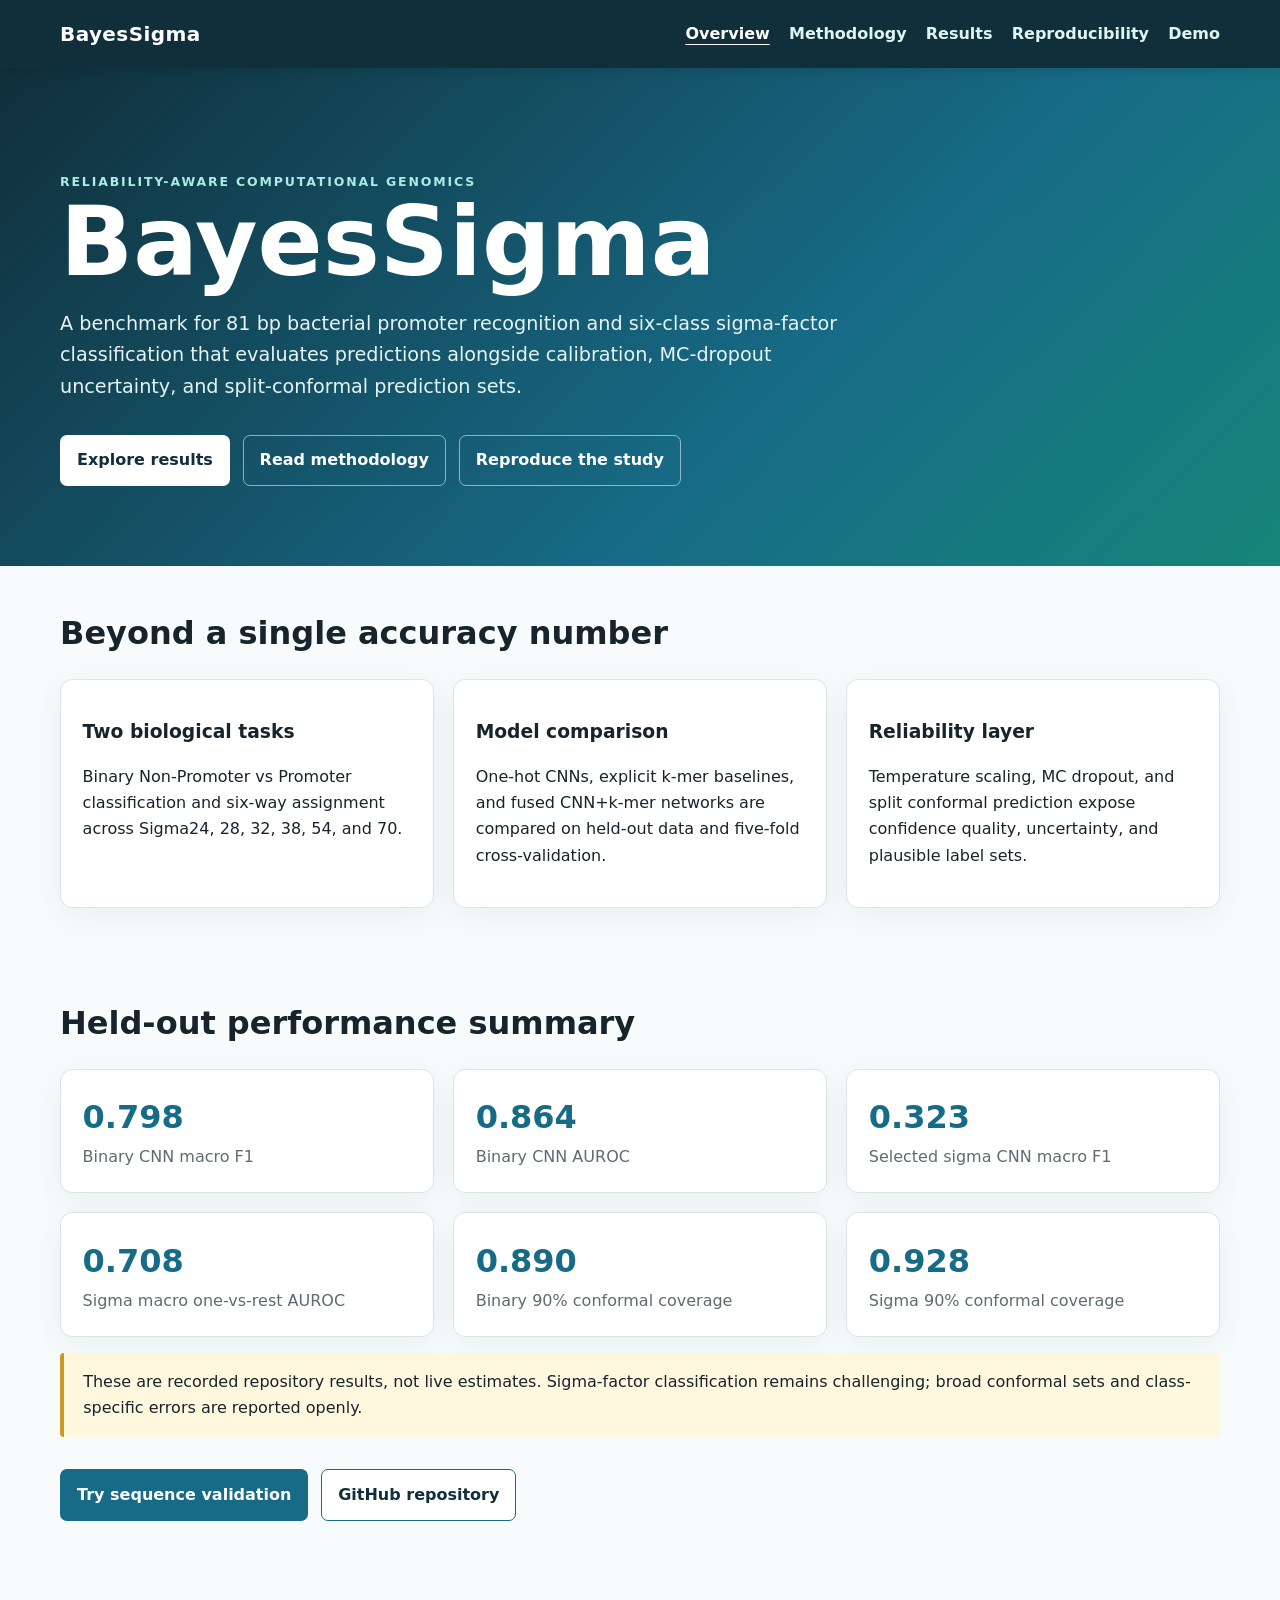
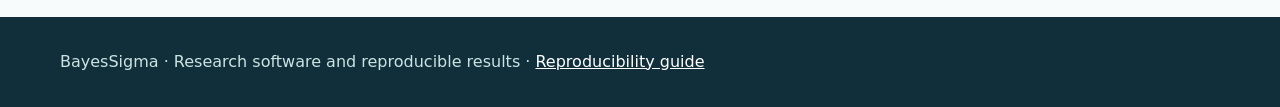
<file: docs/index.html>
<!doctype html><html lang="en"><head><meta charset="utf-8"><meta name="viewport" content="width=device-width,initial-scale=1"><meta name="description" content="BayesSigma: reliability-aware bacterial promoter and sigma-factor classification."><title>BayesSigma | Trustworthy promoter classification</title><link rel="stylesheet" href="assets/css/style.css"></head><body><header class="site-header"><nav class="container nav"><a class="brand" href="index.html">BayesSigma</a><button class="menu" aria-label="Toggle navigation" aria-expanded="false">Menu</button><div class="nav-links"><a aria-current="page" href="index.html">Overview</a><a href="methodology.html">Methodology</a><a href="results.html">Results</a><a href="reproducibility.html">Reproducibility</a><a href="demo.html">Demo</a></div></nav></header><main><section class="hero"><div class="container"><div class="eyebrow">Reliability-aware computational genomics</div><h1>BayesSigma</h1><p>A benchmark for 81 bp bacterial promoter recognition and six-class sigma-factor classification that evaluates predictions alongside calibration, MC-dropout uncertainty, and split-conformal prediction sets.</p><div class="actions"><a class="button" href="results.html">Explore results</a><a class="button secondary" href="methodology.html">Read methodology</a><a class="button secondary" href="reproducibility.html">Reproduce the study</a></div></div></section><section><div class="container"><h2>Beyond a single accuracy number</h2><div class="grid"><article class="card"><h3>Two biological tasks</h3><p>Binary Non-Promoter vs Promoter classification and six-way assignment across Sigma24, 28, 32, 38, 54, and 70.</p></article><article class="card"><h3>Model comparison</h3><p>One-hot CNNs, explicit k-mer baselines, and fused CNN+k-mer networks are compared on held-out data and five-fold cross-validation.</p></article><article class="card"><h3>Reliability layer</h3><p>Temperature scaling, MC dropout, and split conformal prediction expose confidence quality, uncertainty, and plausible label sets.</p></article></div></div></section><section><div class="container"><h2>Held-out performance summary</h2><div class="grid"><div class="card metric"><strong>0.798</strong><span>Binary CNN macro F1</span></div><div class="card metric"><strong>0.864</strong><span>Binary CNN AUROC</span></div><div class="card metric"><strong>0.323</strong><span>Selected sigma CNN macro F1</span></div><div class="card metric"><strong>0.708</strong><span>Sigma macro one-vs-rest AUROC</span></div><div class="card metric"><strong>0.890</strong><span>Binary 90% conformal coverage</span></div><div class="card metric"><strong>0.928</strong><span>Sigma 90% conformal coverage</span></div></div><p class="note">These are recorded repository results, not live estimates. Sigma-factor classification remains challenging; broad conformal sets and class-specific errors are reported openly.</p><div class="actions"><a class="button" style="background:var(--blue);color:white" href="demo.html">Try sequence validation</a><a class="button" style="border-color:var(--blue)" href="https://github.com/" rel="noopener">GitHub repository</a></div></div></section></main><footer class="site-footer"><div class="container">BayesSigma · Research software and reproducible results · <a href="reproducibility.html">Reproducibility guide</a></div></footer><script src="assets/js/main.js"></script></body></html>
</file>
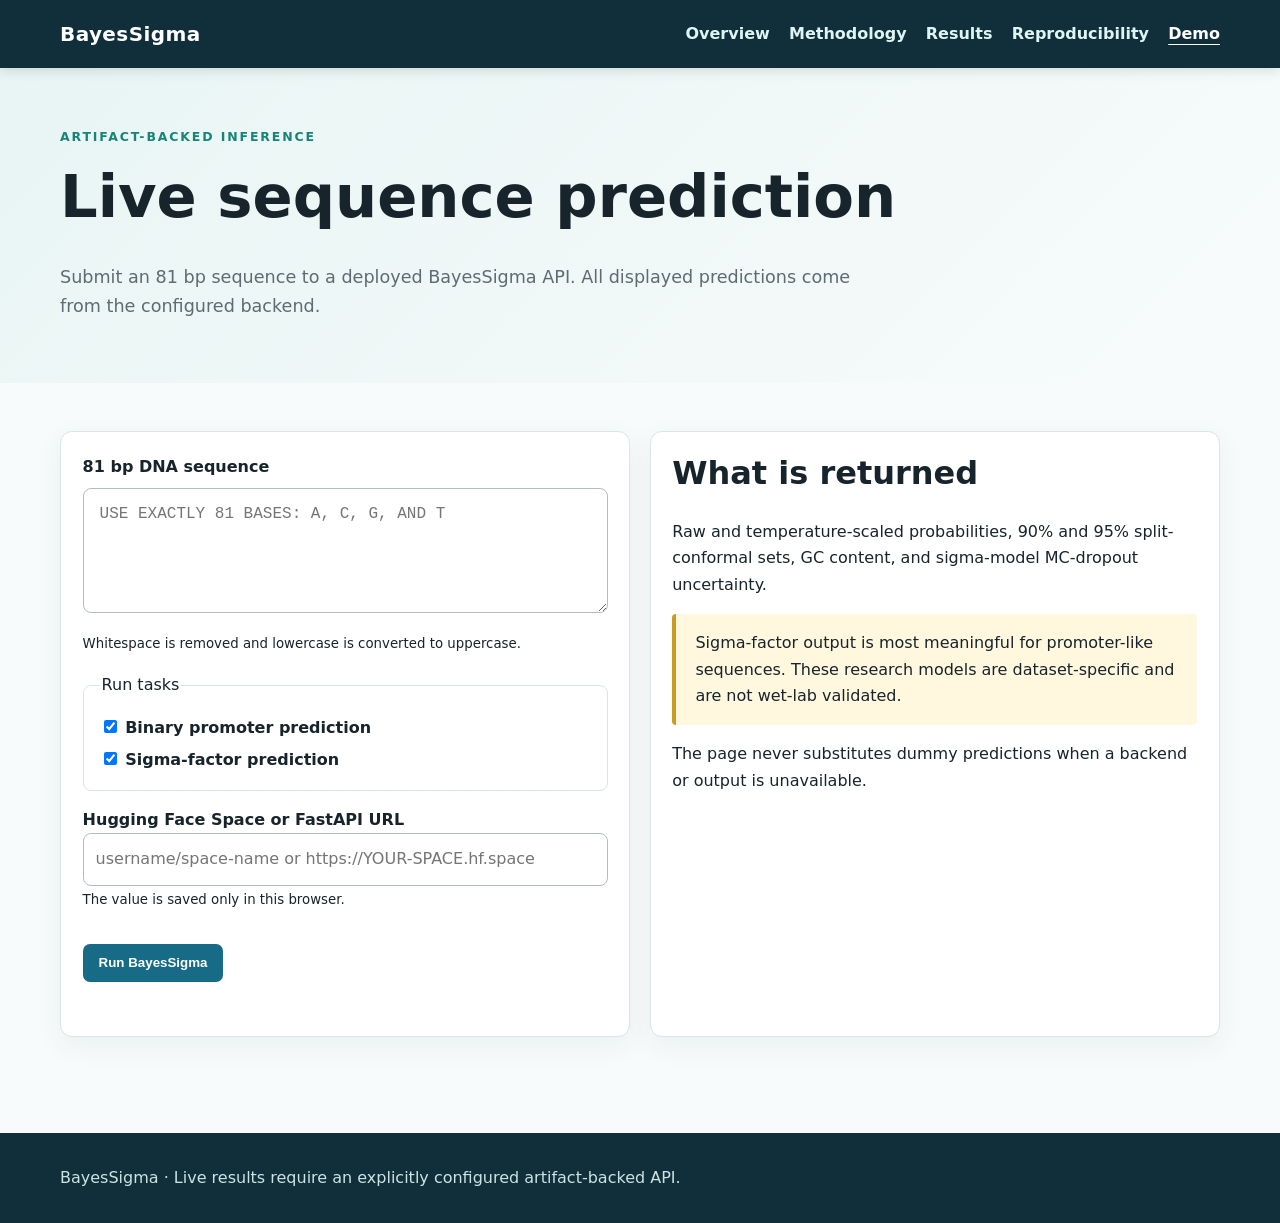
<file: docs/demo.html>
<!doctype html><html lang="en"><head><meta charset="utf-8"><meta name="viewport" content="width=device-width,initial-scale=1"><title>Live prediction | BayesSigma</title><link rel="stylesheet" href="assets/css/style.css"><style>.text-input{width:100%;padding:.75rem;border:1px solid #aebfc3;border-radius:8px;font:inherit}.task-options{display:grid;gap:.4rem;margin:1rem 0;padding:1rem;border:1px solid var(--line);border-radius:8px}.button.primary{border:0;background:var(--blue);color:#fff;cursor:pointer}.button:disabled{opacity:.55;cursor:wait}.prediction-results{padding:3rem 0 0}.prediction-label{margin:.4rem 0;font-size:1.8rem;font-weight:800;color:var(--blue)}.availability{display:inline-block;padding:.2rem .55rem;border-radius:999px;font-size:.8rem;font-weight:800}.availability.available{color:#086653;background:#dcf5ed}.availability.unavailable{color:#8a3030;background:#fae4e4}.api-warnings{margin:1rem 0;padding:1rem 1.2rem;background:var(--warn);border-left:4px solid #c99b20;border-radius:4px}.sequence-display{display:block;overflow-wrap:anywhere;padding:.6rem;background:var(--pale);border-radius:6px}.prediction-results .table-wrap{font-size:.9rem}.prediction-results h4{margin-bottom:.5rem}</style></head><body>
<header class="site-header"><nav class="container nav"><a class="brand" href="index.html">BayesSigma</a><button class="menu" aria-label="Toggle navigation" aria-expanded="false">Menu</button><div class="nav-links"><a href="index.html">Overview</a><a href="methodology.html">Methodology</a><a href="results.html">Results</a><a href="reproducibility.html">Reproducibility</a><a aria-current="page" href="demo.html">Demo</a></div></nav></header>
<main><section class="page-hero"><div class="container"><div class="eyebrow" style="color:var(--teal)">Artifact-backed inference</div><h1>Live sequence prediction</h1><p>Submit an 81 bp sequence to a deployed BayesSigma API. All displayed predictions come from the configured backend.</p></div></section>
<section><div class="container"><div class="grid two">
<form id="sequence-form" class="card sequence-form"><label for="sequence">81 bp DNA sequence</label><textarea id="sequence" required spellcheck="false" placeholder="Use exactly 81 bases: A, C, G, and T"></textarea><small>Whitespace is removed and lowercase is converted to uppercase.</small>
<fieldset class="task-options"><legend>Run tasks</legend><label><input id="run-binary" type="checkbox" checked> Binary promoter prediction</label><label><input id="run-sigma" type="checkbox" checked> Sigma-factor prediction</label></fieldset>
<label for="api-url">Hugging Face Space or FastAPI URL</label><input id="api-url" class="text-input" type="text" placeholder="username/space-name or https://YOUR-SPACE.hf.space" autocomplete="url"><small>The value is saved only in this browser.</small><div class="actions"><button id="predict-button" class="button primary" type="submit">Run BayesSigma</button></div><div id="sequence-status" class="status" aria-live="polite"></div></form>
<aside class="card"><h2>What is returned</h2><p>Raw and temperature-scaled probabilities, 90% and 95% split-conformal sets, GC content, and sigma-model MC-dropout uncertainty.</p><p class="note">Sigma-factor output is most meaningful for promoter-like sequences. These research models are dataset-specific and are not wet-lab validated.</p><p>The page never substitutes dummy predictions when a backend or output is unavailable.</p></aside></div>
<section id="prediction-results" class="prediction-results" hidden aria-live="polite"><h2>Prediction results</h2><div id="validation-summary" class="card"></div><div id="warning-list"></div><div class="grid two"><article id="binary-result" class="card"></article><article id="sigma-result" class="card"></article></div></section>
</div></section></main><footer class="site-footer"><div class="container">BayesSigma · Live results require an explicitly configured artifact-backed API.</div></footer><script src="assets/js/main.js"></script></body></html>
</file>
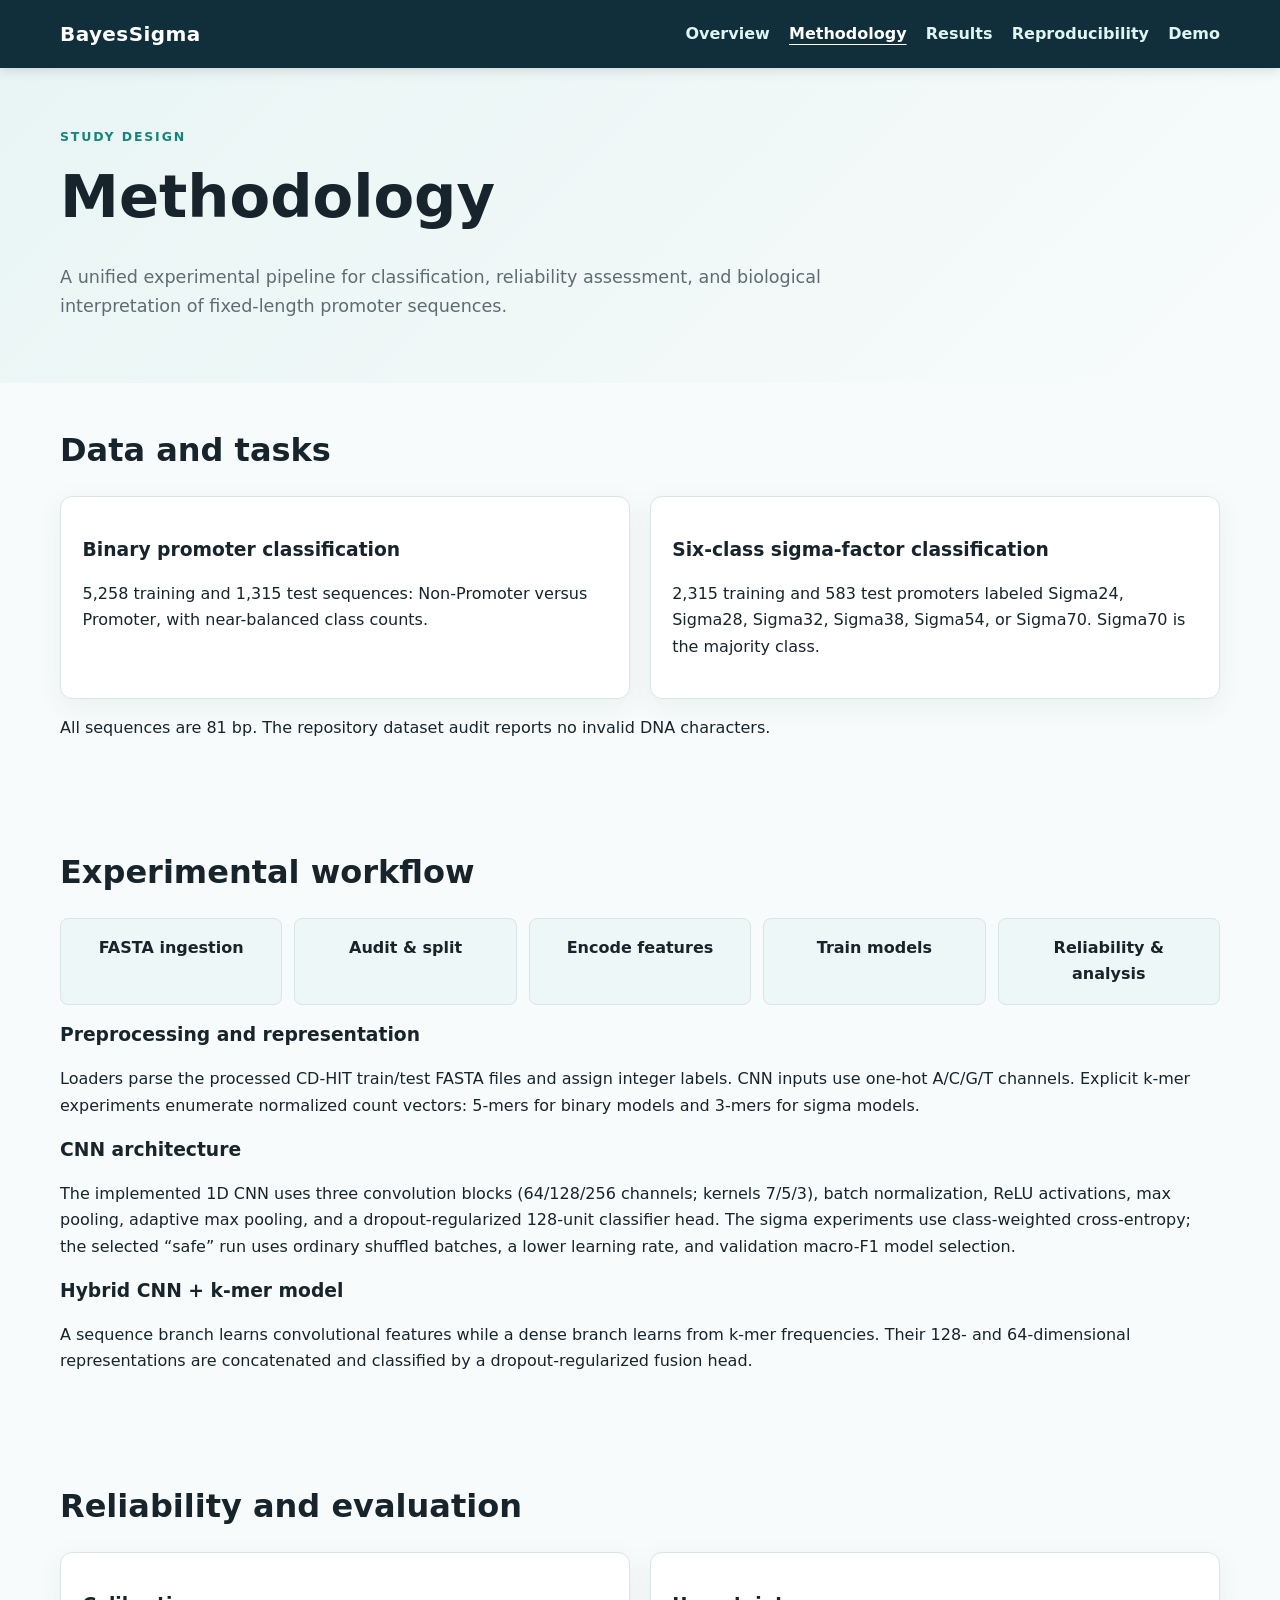
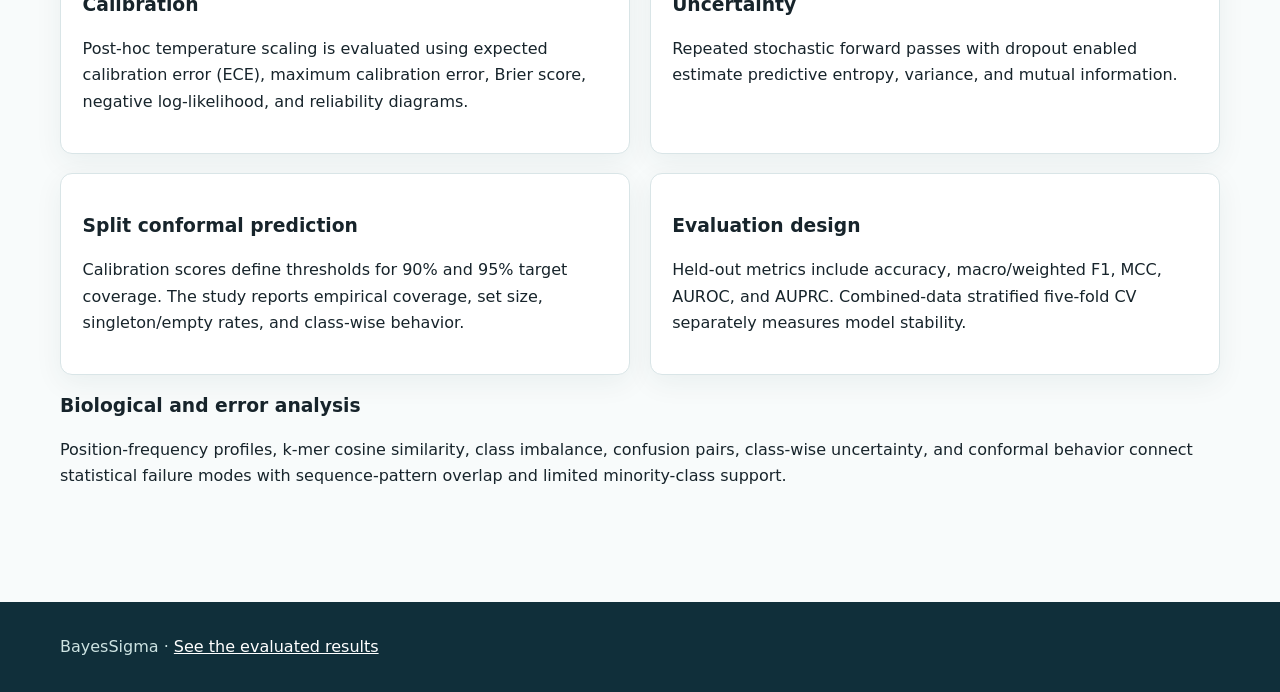
<file: docs/methodology.html>
<!doctype html><html lang="en"><head><meta charset="utf-8"><meta name="viewport" content="width=device-width,initial-scale=1"><title>Methodology | BayesSigma</title><link rel="stylesheet" href="assets/css/style.css"></head><body><header class="site-header"><nav class="container nav"><a class="brand" href="index.html">BayesSigma</a><button class="menu" aria-label="Toggle navigation">Menu</button><div class="nav-links"><a href="index.html">Overview</a><a aria-current="page" href="methodology.html">Methodology</a><a href="results.html">Results</a><a href="reproducibility.html">Reproducibility</a><a href="demo.html">Demo</a></div></nav></header><main><section class="page-hero"><div class="container"><div class="eyebrow" style="color:var(--teal)">Study design</div><h1>Methodology</h1><p>A unified experimental pipeline for classification, reliability assessment, and biological interpretation of fixed-length promoter sequences.</p></div></section><section><div class="container"><h2>Data and tasks</h2><div class="grid two"><article class="card"><h3>Binary promoter classification</h3><p>5,258 training and 1,315 test sequences: Non-Promoter versus Promoter, with near-balanced class counts.</p></article><article class="card"><h3>Six-class sigma-factor classification</h3><p>2,315 training and 583 test promoters labeled Sigma24, Sigma28, Sigma32, Sigma38, Sigma54, or Sigma70. Sigma70 is the majority class.</p></article></div><p>All sequences are 81 bp. The repository dataset audit reports no invalid DNA characters.</p></div></section><section><div class="container"><h2>Experimental workflow</h2><div class="pipeline"><div>FASTA ingestion</div><div>Audit & split</div><div>Encode features</div><div>Train models</div><div>Reliability & analysis</div></div><h3>Preprocessing and representation</h3><p>Loaders parse the processed CD-HIT train/test FASTA files and assign integer labels. CNN inputs use one-hot A/C/G/T channels. Explicit k-mer experiments enumerate normalized count vectors: 5-mers for binary models and 3-mers for sigma models.</p><h3>CNN architecture</h3><p>The implemented 1D CNN uses three convolution blocks (64/128/256 channels; kernels 7/5/3), batch normalization, ReLU activations, max pooling, adaptive max pooling, and a dropout-regularized 128-unit classifier head. The sigma experiments use class-weighted cross-entropy; the selected “safe” run uses ordinary shuffled batches, a lower learning rate, and validation macro-F1 model selection.</p><h3>Hybrid CNN + k-mer model</h3><p>A sequence branch learns convolutional features while a dense branch learns from k-mer frequencies. Their 128- and 64-dimensional representations are concatenated and classified by a dropout-regularized fusion head.</p></div></section><section><div class="container"><h2>Reliability and evaluation</h2><div class="grid two"><article class="card"><h3>Calibration</h3><p>Post-hoc temperature scaling is evaluated using expected calibration error (ECE), maximum calibration error, Brier score, negative log-likelihood, and reliability diagrams.</p></article><article class="card"><h3>Uncertainty</h3><p>Repeated stochastic forward passes with dropout enabled estimate predictive entropy, variance, and mutual information.</p></article><article class="card"><h3>Split conformal prediction</h3><p>Calibration scores define thresholds for 90% and 95% target coverage. The study reports empirical coverage, set size, singleton/empty rates, and class-wise behavior.</p></article><article class="card"><h3>Evaluation design</h3><p>Held-out metrics include accuracy, macro/weighted F1, MCC, AUROC, and AUPRC. Combined-data stratified five-fold CV separately measures model stability.</p></article></div><h3>Biological and error analysis</h3><p>Position-frequency profiles, k-mer cosine similarity, class imbalance, confusion pairs, class-wise uncertainty, and conformal behavior connect statistical failure modes with sequence-pattern overlap and limited minority-class support.</p></div></section></main><footer class="site-footer"><div class="container">BayesSigma · <a href="results.html">See the evaluated results</a></div></footer><script src="assets/js/main.js"></script></body></html>
</file>
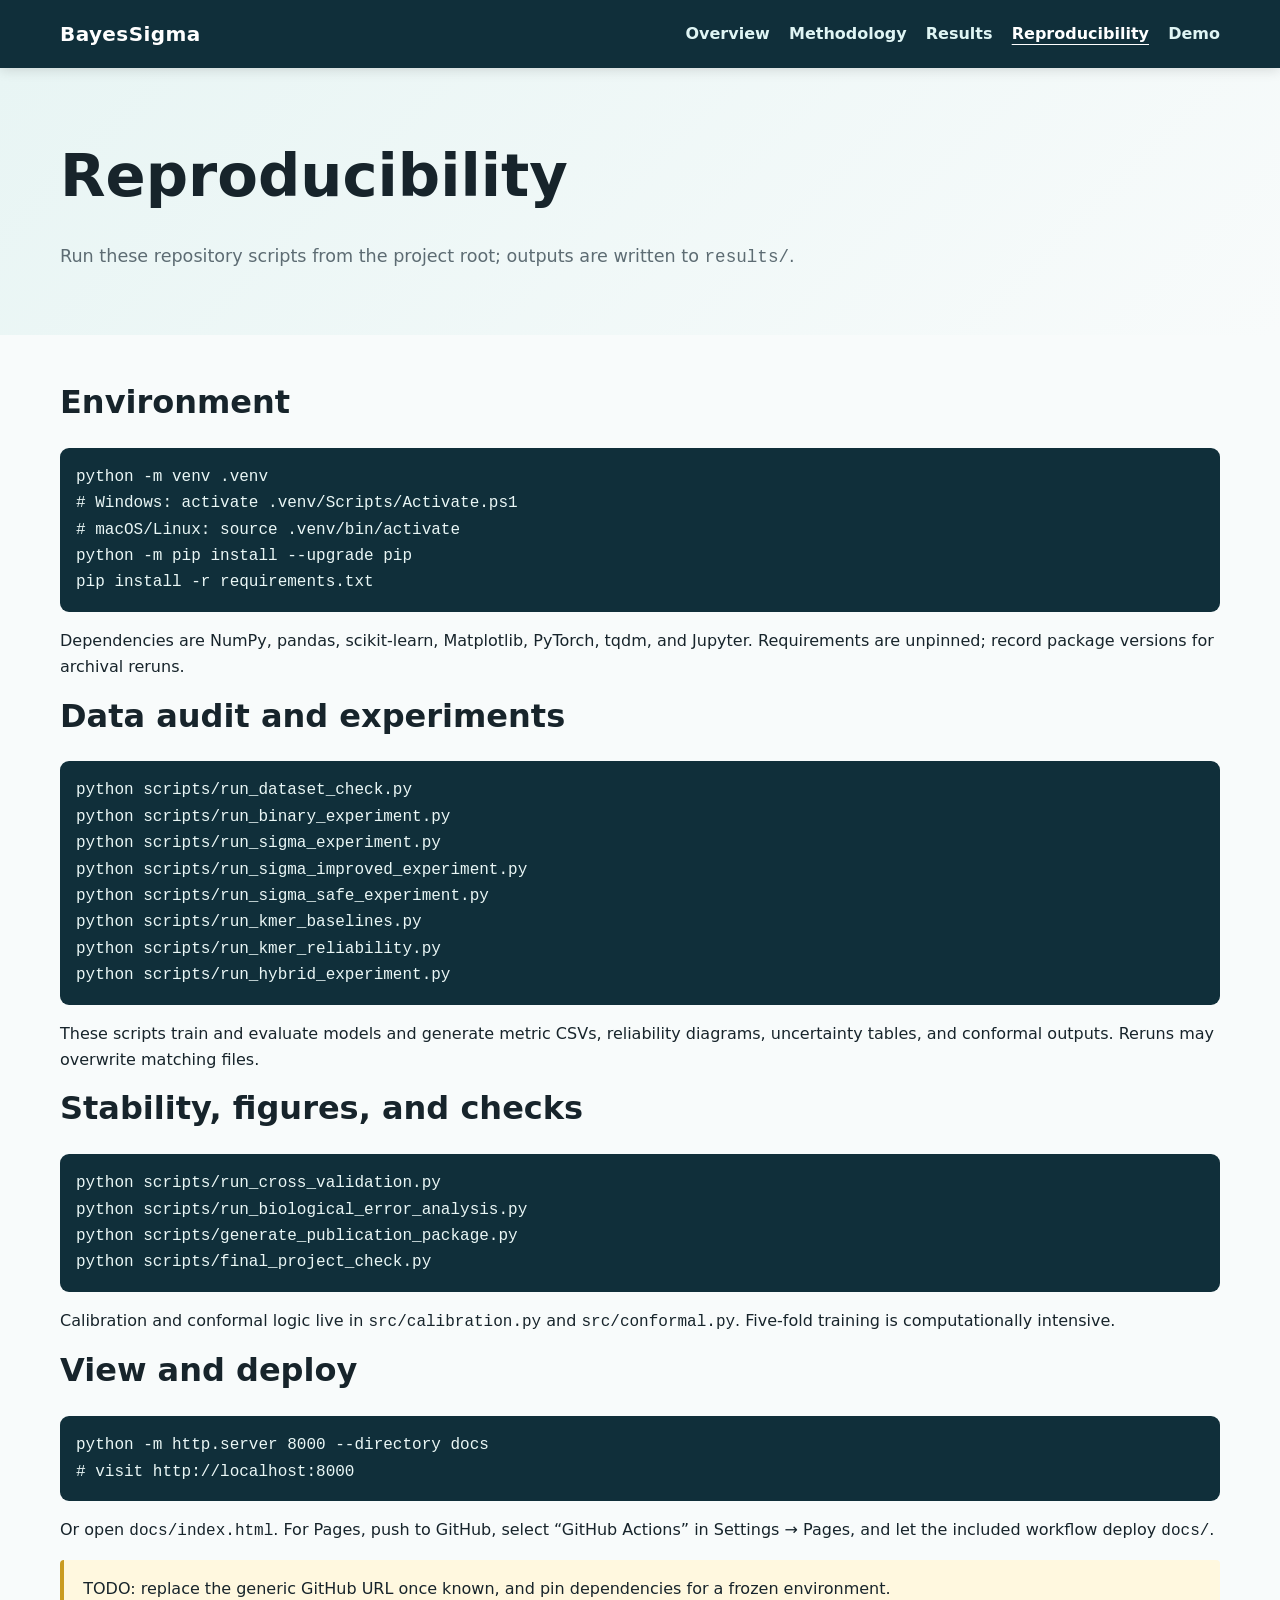
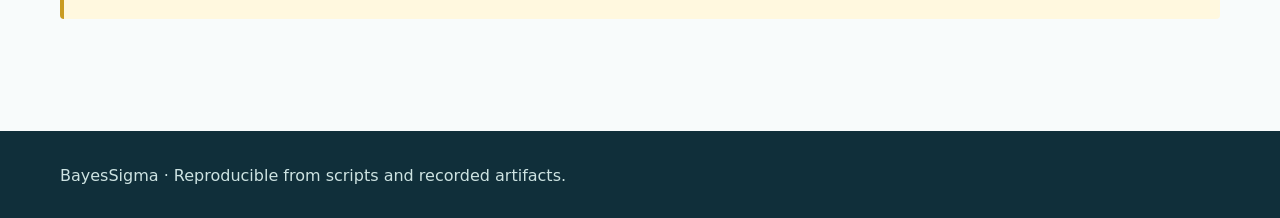
<file: docs/reproducibility.html>
<!doctype html><html lang="en"><head><meta charset="utf-8"><meta name="viewport" content="width=device-width,initial-scale=1"><title>Reproducibility | BayesSigma</title><link rel="stylesheet" href="assets/css/style.css"></head><body><header class="site-header"><nav class="container nav"><a class="brand" href="index.html">BayesSigma</a><button class="menu" aria-label="Toggle navigation">Menu</button><div class="nav-links"><a href="index.html">Overview</a><a href="methodology.html">Methodology</a><a href="results.html">Results</a><a aria-current="page" href="reproducibility.html">Reproducibility</a><a href="demo.html">Demo</a></div></nav></header><main><section class="page-hero"><div class="container"><h1>Reproducibility</h1><p>Run these repository scripts from the project root; outputs are written to <code>results/</code>.</p></div></section><section><div class="container"><h2>Environment</h2><pre><code>python -m venv .venv
# Windows: activate .venv/Scripts/Activate.ps1
# macOS/Linux: source .venv/bin/activate
python -m pip install --upgrade pip
pip install -r requirements.txt</code></pre><p>Dependencies are NumPy, pandas, scikit-learn, Matplotlib, PyTorch, tqdm, and Jupyter. Requirements are unpinned; record package versions for archival reruns.</p><h2>Data audit and experiments</h2><pre><code>python scripts/run_dataset_check.py
python scripts/run_binary_experiment.py
python scripts/run_sigma_experiment.py
python scripts/run_sigma_improved_experiment.py
python scripts/run_sigma_safe_experiment.py
python scripts/run_kmer_baselines.py
python scripts/run_kmer_reliability.py
python scripts/run_hybrid_experiment.py</code></pre><p>These scripts train and evaluate models and generate metric CSVs, reliability diagrams, uncertainty tables, and conformal outputs. Reruns may overwrite matching files.</p><h2>Stability, figures, and checks</h2><pre><code>python scripts/run_cross_validation.py
python scripts/run_biological_error_analysis.py
python scripts/generate_publication_package.py
python scripts/final_project_check.py</code></pre><p>Calibration and conformal logic live in <code>src/calibration.py</code> and <code>src/conformal.py</code>. Five-fold training is computationally intensive.</p><h2>View and deploy</h2><pre><code>python -m http.server 8000 --directory docs
# visit http://localhost:8000</code></pre><p>Or open <code>docs/index.html</code>. For Pages, push to GitHub, select “GitHub Actions” in Settings → Pages, and let the included workflow deploy <code>docs/</code>.</p><p class="note">TODO: replace the generic GitHub URL once known, and pin dependencies for a frozen environment.</p></div></section></main><footer class="site-footer"><div class="container">BayesSigma · Reproducible from scripts and recorded artifacts.</div></footer><script src="assets/js/main.js"></script></body></html>
</file>
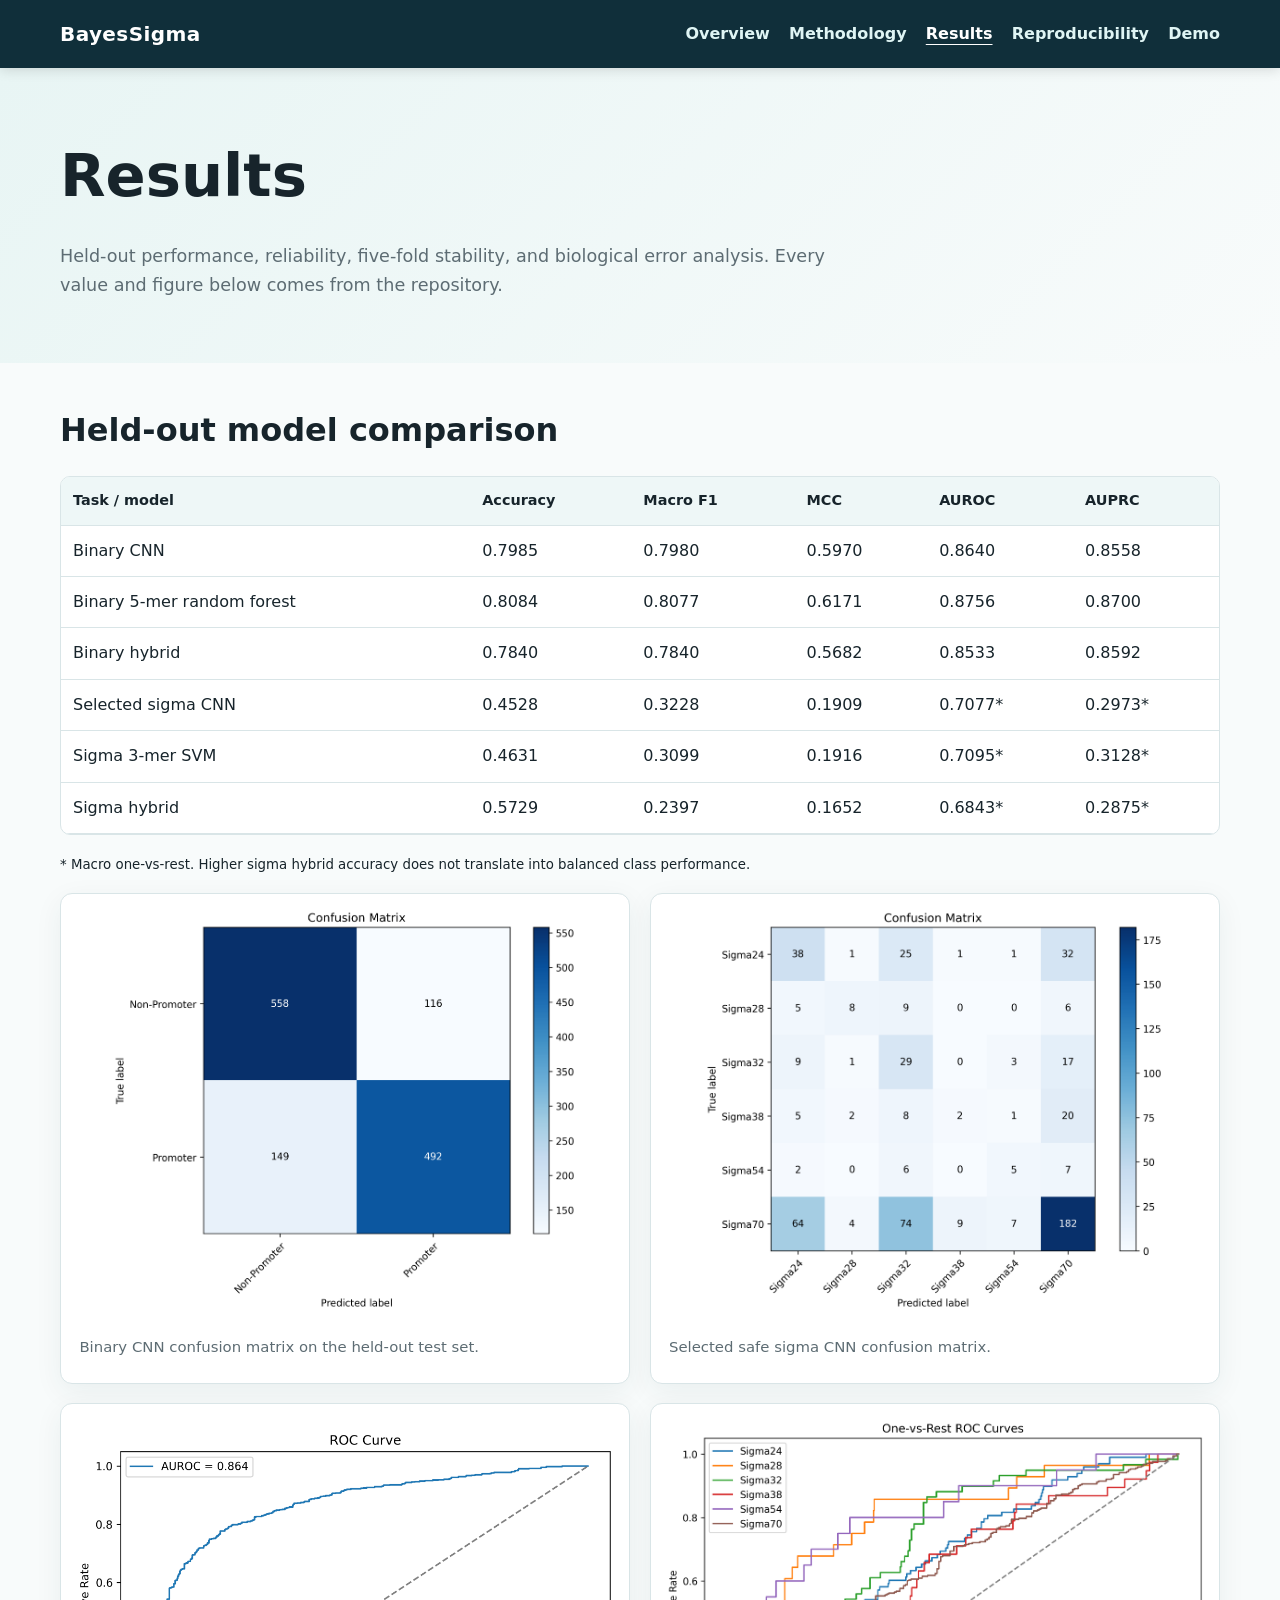
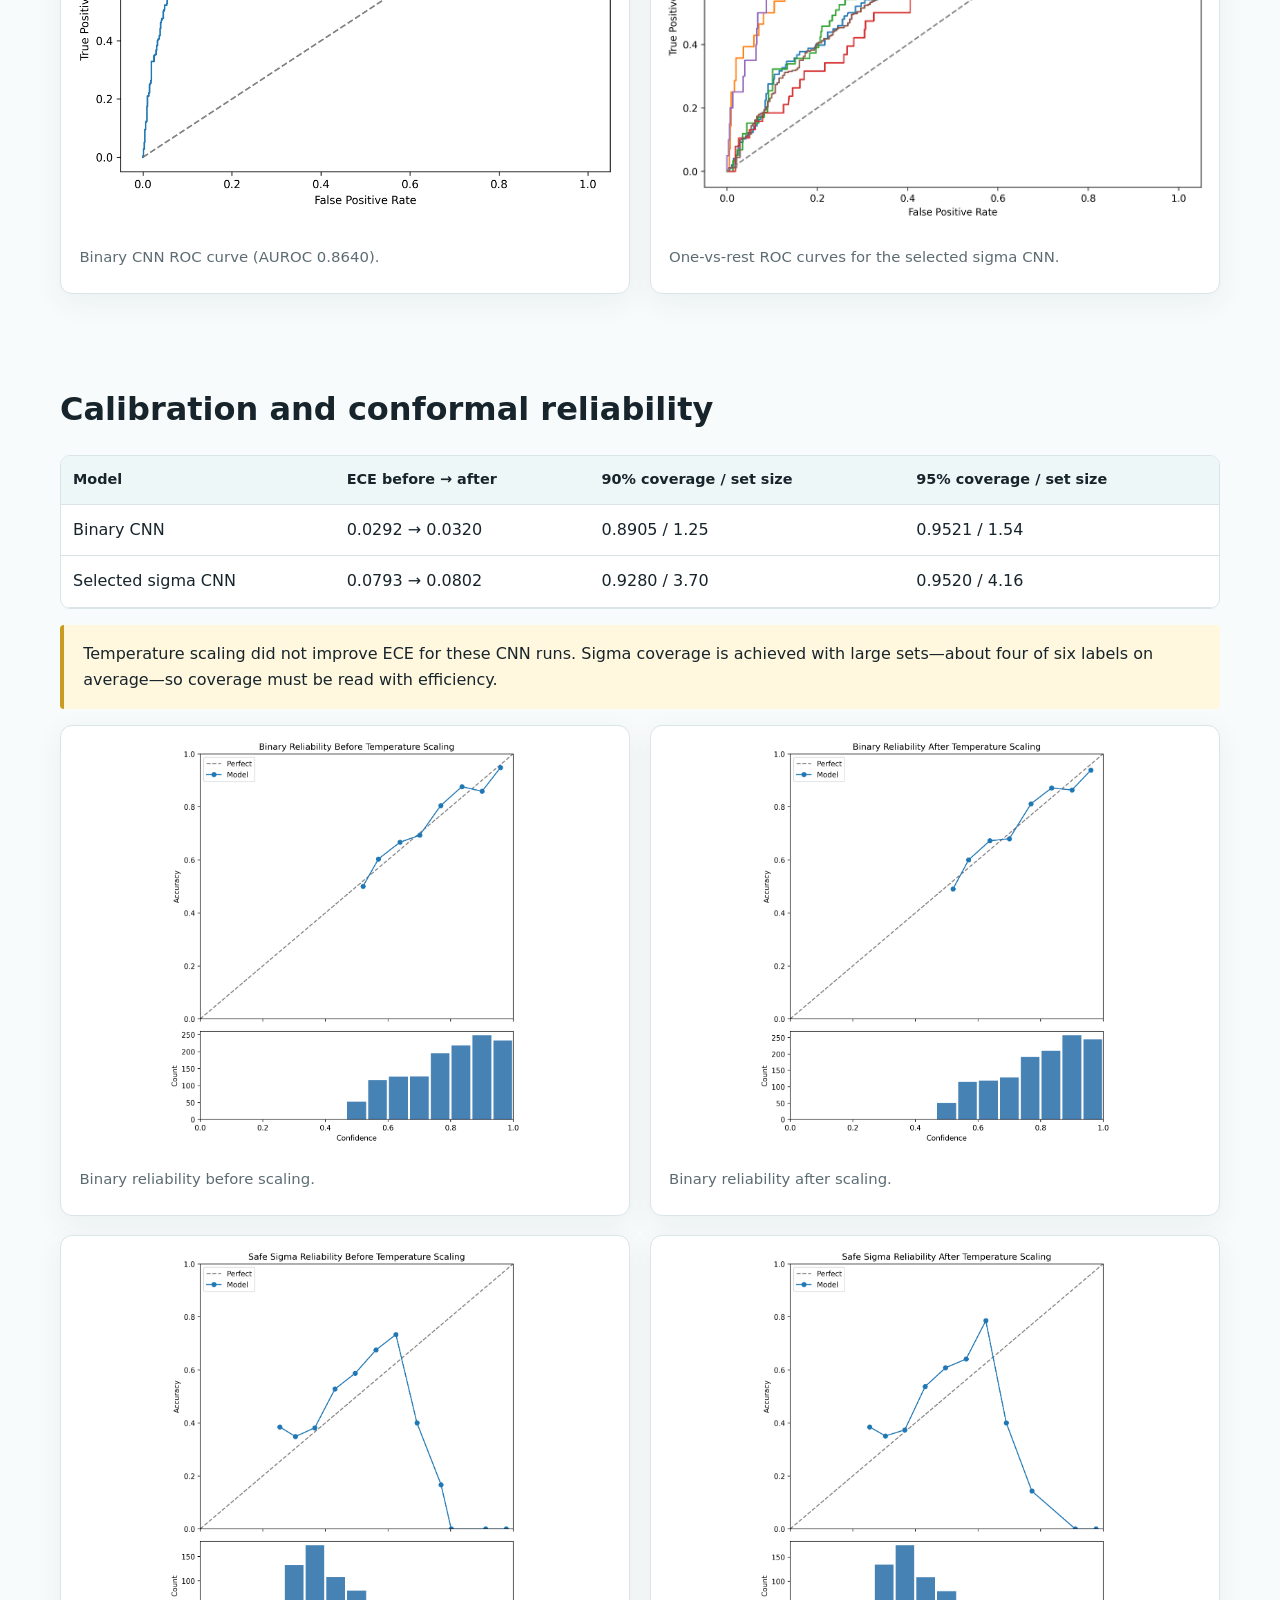
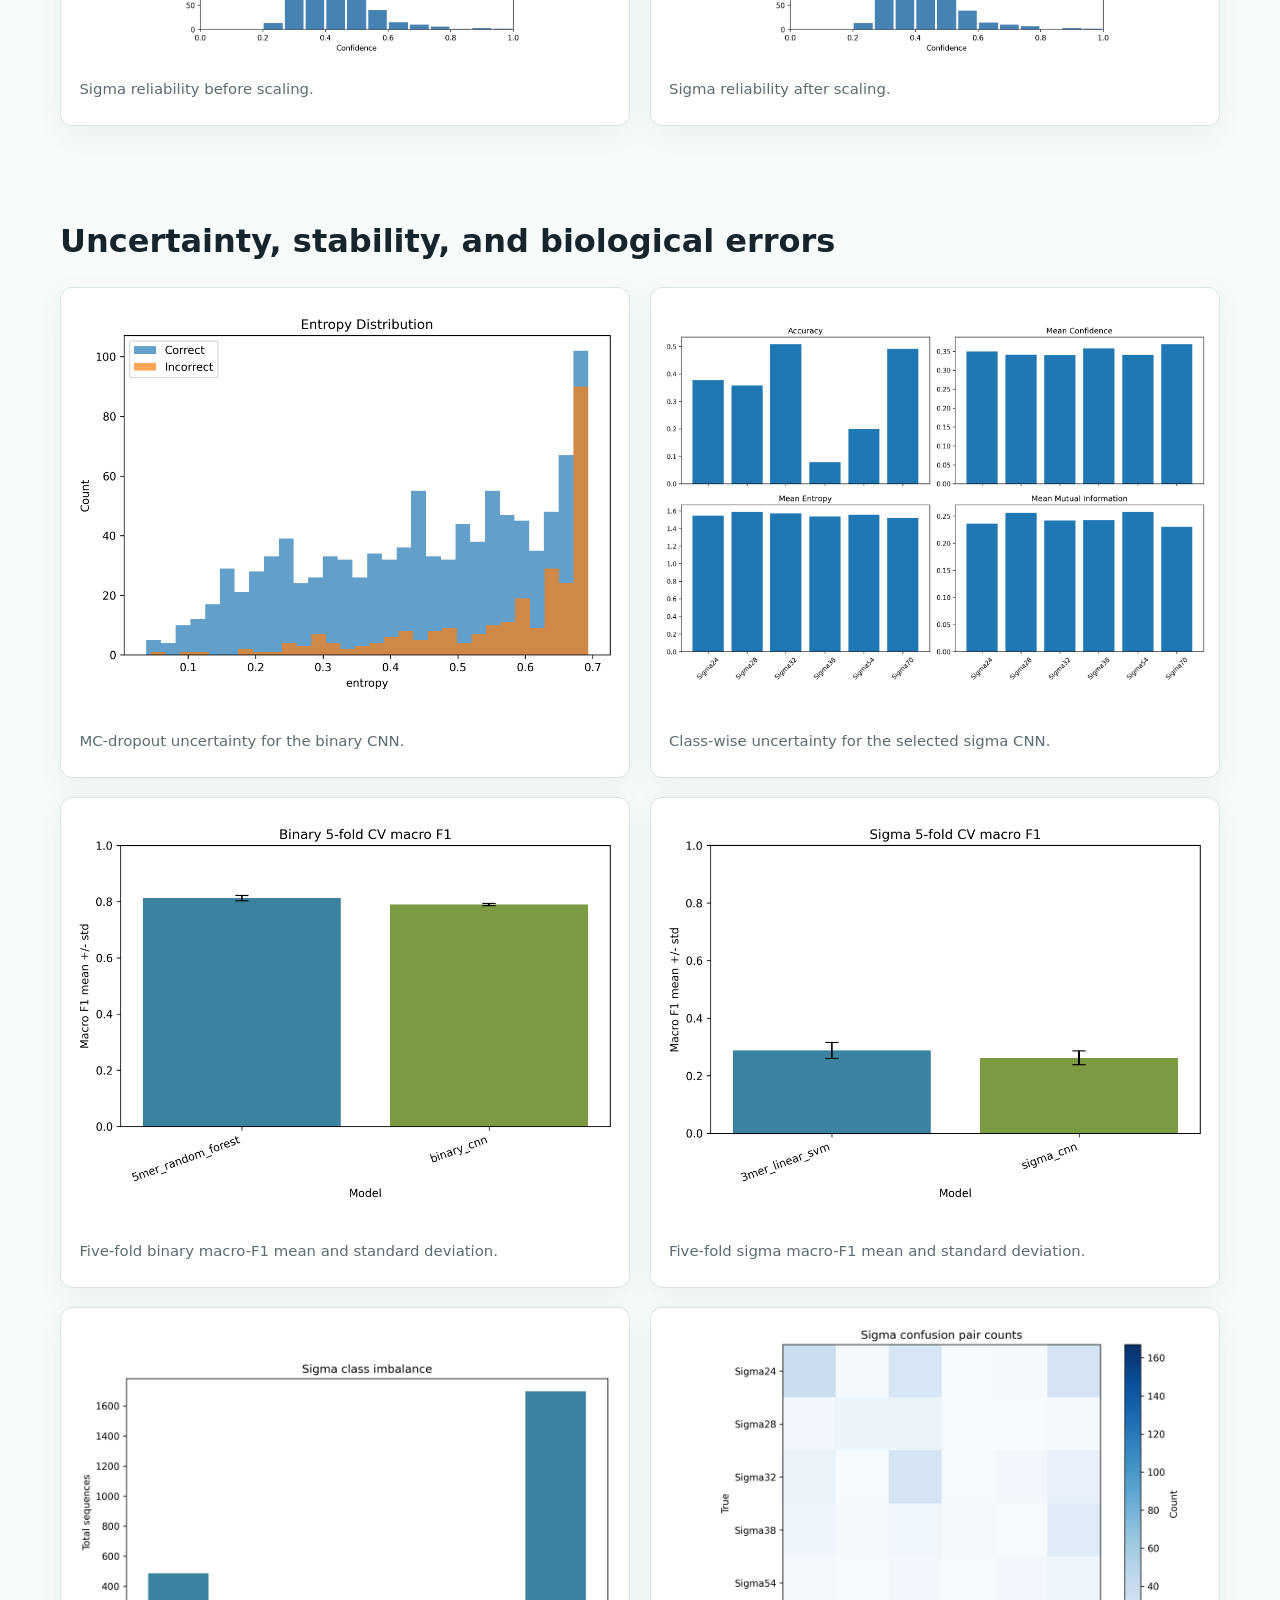
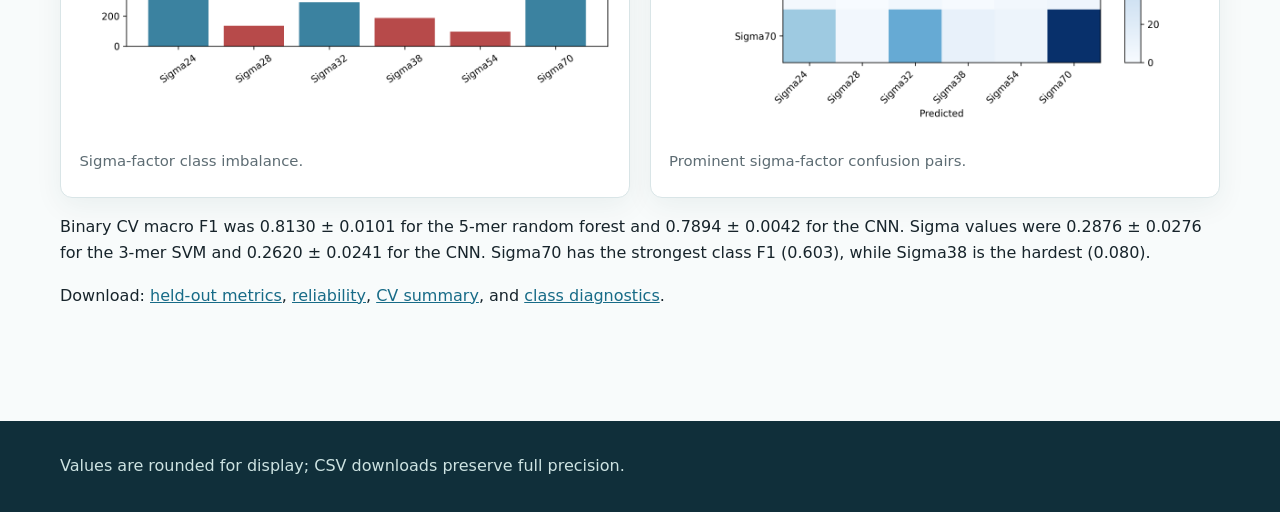
<file: docs/results.html>
<!doctype html><html lang="en"><head><meta charset="utf-8"><meta name="viewport" content="width=device-width,initial-scale=1"><title>Results | BayesSigma</title><link rel="stylesheet" href="assets/css/style.css"></head><body><header class="site-header"><nav class="container nav"><a class="brand" href="index.html">BayesSigma</a><button class="menu" aria-label="Toggle navigation">Menu</button><div class="nav-links"><a href="index.html">Overview</a><a href="methodology.html">Methodology</a><a aria-current="page" href="results.html">Results</a><a href="reproducibility.html">Reproducibility</a><a href="demo.html">Demo</a></div></nav></header><main><section class="page-hero"><div class="container"><h1>Results</h1><p>Held-out performance, reliability, five-fold stability, and biological error analysis. Every value and figure below comes from the repository.</p></div></section><section><div class="container"><h2>Held-out model comparison</h2><div class="table-wrap"><table><thead><tr><th>Task / model</th><th>Accuracy</th><th>Macro F1</th><th>MCC</th><th>AUROC</th><th>AUPRC</th></tr></thead><tbody><tr><td>Binary CNN</td><td>0.7985</td><td>0.7980</td><td>0.5970</td><td>0.8640</td><td>0.8558</td></tr><tr><td>Binary 5-mer random forest</td><td>0.8084</td><td>0.8077</td><td>0.6171</td><td>0.8756</td><td>0.8700</td></tr><tr><td>Binary hybrid</td><td>0.7840</td><td>0.7840</td><td>0.5682</td><td>0.8533</td><td>0.8592</td></tr><tr><td>Selected sigma CNN</td><td>0.4528</td><td>0.3228</td><td>0.1909</td><td>0.7077*</td><td>0.2973*</td></tr><tr><td>Sigma 3-mer SVM</td><td>0.4631</td><td>0.3099</td><td>0.1916</td><td>0.7095*</td><td>0.3128*</td></tr><tr><td>Sigma hybrid</td><td>0.5729</td><td>0.2397</td><td>0.1652</td><td>0.6843*</td><td>0.2875*</td></tr></tbody></table></div><p><small>* Macro one-vs-rest. Higher sigma hybrid accuracy does not translate into balanced class performance.</small></p><div class="grid two"><figure class="figure-card"><img src="assets/images/binary_confusion_matrix.png" alt="Binary CNN confusion matrix"><figcaption>Binary CNN confusion matrix on the held-out test set.</figcaption></figure><figure class="figure-card"><img src="assets/images/sigma_safe_confusion_matrix.png" alt="Selected sigma CNN confusion matrix"><figcaption>Selected safe sigma CNN confusion matrix.</figcaption></figure><figure class="figure-card"><img src="assets/images/binary_roc_curve.png" alt="Binary ROC curve"><figcaption>Binary CNN ROC curve (AUROC 0.8640).</figcaption></figure><figure class="figure-card"><img src="assets/images/sigma_safe_roc_curve.png" alt="Sigma ROC curves"><figcaption>One-vs-rest ROC curves for the selected sigma CNN.</figcaption></figure></div></div></section><section><div class="container"><h2>Calibration and conformal reliability</h2><div class="table-wrap"><table><thead><tr><th>Model</th><th>ECE before → after</th><th>90% coverage / set size</th><th>95% coverage / set size</th></tr></thead><tbody><tr><td>Binary CNN</td><td>0.0292 → 0.0320</td><td>0.8905 / 1.25</td><td>0.9521 / 1.54</td></tr><tr><td>Selected sigma CNN</td><td>0.0793 → 0.0802</td><td>0.9280 / 3.70</td><td>0.9520 / 4.16</td></tr></tbody></table></div><p class="note">Temperature scaling did not improve ECE for these CNN runs. Sigma coverage is achieved with large sets—about four of six labels on average—so coverage must be read with efficiency.</p><div class="grid two"><figure class="figure-card"><img src="assets/images/binary_reliability_before.png" alt="Binary reliability before calibration"><figcaption>Binary reliability before scaling.</figcaption></figure><figure class="figure-card"><img src="assets/images/binary_reliability_after.png" alt="Binary reliability after calibration"><figcaption>Binary reliability after scaling.</figcaption></figure><figure class="figure-card"><img src="assets/images/sigma_safe_reliability_before.png" alt="Sigma reliability before calibration"><figcaption>Sigma reliability before scaling.</figcaption></figure><figure class="figure-card"><img src="assets/images/sigma_safe_reliability_after.png" alt="Sigma reliability after calibration"><figcaption>Sigma reliability after scaling.</figcaption></figure></div></div></section><section><div class="container"><h2>Uncertainty, stability, and biological errors</h2><div class="grid two"><figure class="figure-card"><img src="assets/images/binary_uncertainty_histogram.png" alt="Binary uncertainty"><figcaption>MC-dropout uncertainty for the binary CNN.</figcaption></figure><figure class="figure-card"><img src="assets/images/sigma_safe_uncertainty_by_class.png" alt="Sigma uncertainty by class"><figcaption>Class-wise uncertainty for the selected sigma CNN.</figcaption></figure><figure class="figure-card"><img src="assets/images/cv_binary_model_comparison.png" alt="Binary CV"><figcaption>Five-fold binary macro-F1 mean and standard deviation.</figcaption></figure><figure class="figure-card"><img src="assets/images/cv_sigma_model_comparison.png" alt="Sigma CV"><figcaption>Five-fold sigma macro-F1 mean and standard deviation.</figcaption></figure><figure class="figure-card"><img src="assets/images/analysis_sigma_class_imbalance.png" alt="Sigma imbalance"><figcaption>Sigma-factor class imbalance.</figcaption></figure><figure class="figure-card"><img src="assets/images/analysis_sigma_confusion_pair_heatmap.png" alt="Sigma confusion pairs"><figcaption>Prominent sigma-factor confusion pairs.</figcaption></figure></div><p>Binary CV macro F1 was 0.8130 ± 0.0101 for the 5-mer random forest and 0.7894 ± 0.0042 for the CNN. Sigma values were 0.2876 ± 0.0276 for the 3-mer SVM and 0.2620 ± 0.0241 for the CNN. Sigma70 has the strongest class F1 (0.603), while Sigma38 is the hardest (0.080).</p><p>Download: <a href="assets/results/final_metrics_summary.csv">held-out metrics</a>, <a href="assets/results/final_reliability_comparison.csv">reliability</a>, <a href="assets/results/cv_summary_wide.csv">CV summary</a>, and <a href="assets/results/analysis_sigma_class_diagnostic.csv">class diagnostics</a>.</p></div></section></main><footer class="site-footer"><div class="container">Values are rounded for display; CSV downloads preserve full precision.</div></footer><script src="assets/js/main.js"></script></body></html>
</file>
<file: docs/assets/css/style.css>
:root{--ink:#17242b;--muted:#5d6c73;--blue:#176b87;--teal:#168578;--pale:#eef7f7;--line:#d9e5e7;--paper:#fff;--nav:#102f3a;--warn:#fff8df;--max:1160px}*{box-sizing:border-box}html{scroll-behavior:smooth}body{margin:0;color:var(--ink);background:#f8fbfb;font:16px/1.65 system-ui,-apple-system,"Segoe UI",sans-serif}a{color:var(--blue)}img{max-width:100%}.container{width:min(var(--max),92%);margin:auto}.site-header{background:var(--nav);color:#fff;position:sticky;top:0;z-index:10;box-shadow:0 2px 12px #0002}.nav{min-height:68px;display:flex;align-items:center;justify-content:space-between}.brand{color:#fff;text-decoration:none;font-weight:800;font-size:1.25rem;letter-spacing:.02em}.nav-links{display:flex;gap:1.2rem;align-items:center}.nav-links a{color:#dff5f4;text-decoration:none;font-weight:600}.nav-links a:hover,.nav-links a[aria-current=page]{color:#fff;text-decoration:underline;text-underline-offset:5px}.menu{display:none;background:none;border:1px solid #ffffff66;color:#fff;border-radius:6px;padding:.4rem .65rem}.hero{padding:6.5rem 0 5rem;background:linear-gradient(135deg,#102f3a 0%,#176b87 62%,#168578 100%);color:#fff}.eyebrow{text-transform:uppercase;letter-spacing:.15em;font-size:.78rem;font-weight:800;color:#a9ece5}.hero h1{font-size:clamp(3rem,8vw,6rem);line-height:.95;margin:.25rem 0 1.25rem}.hero p{max-width:780px;font-size:1.2rem;color:#e6f4f3}.actions{display:flex;gap:.8rem;flex-wrap:wrap;margin-top:2rem}.button{display:inline-block;padding:.72rem 1rem;border-radius:7px;background:#fff;color:var(--nav);text-decoration:none;font-weight:750;border:1px solid transparent}.button.secondary{background:transparent;color:#fff;border-color:#ffffff88}.page-hero{padding:3.7rem 0 2.8rem;background:linear-gradient(135deg,#e8f5f4,#f8fbfb)}.page-hero h1{font-size:clamp(2.2rem,5vw,3.7rem);margin:0}.page-hero p{max-width:800px;color:var(--muted);font-size:1.1rem}main section{padding:3rem 0}h2{font-size:2rem;line-height:1.2;margin-top:0}h3{line-height:1.3}.grid{display:grid;grid-template-columns:repeat(3,1fr);gap:1.2rem}.grid.two{grid-template-columns:repeat(2,1fr)}.card,.figure-card{background:var(--paper);border:1px solid var(--line);border-radius:12px;padding:1.35rem;box-shadow:0 8px 28px #173b4510}.metric strong{display:block;font-size:2rem;color:var(--blue)}.metric span{color:var(--muted)}.figure-card{padding:.7rem;margin:0}.figure-card img{width:100%;aspect-ratio:4/3;object-fit:contain;background:#fff;border-radius:8px}.figure-card figcaption{padding:.75rem .45rem;color:var(--muted);font-size:.93rem}.table-wrap{overflow-x:auto;background:#fff;border:1px solid var(--line);border-radius:10px}table{width:100%;border-collapse:collapse}th,td{text-align:left;padding:.75rem;border-bottom:1px solid var(--line)}th{background:var(--pale);font-size:.9rem}code,pre{font-family:ui-monospace,SFMono-Regular,Consolas,monospace}pre{overflow:auto;padding:1rem;background:#102f3a;color:#eaf7f6;border-radius:9px}.note{padding:1rem 1.2rem;background:var(--warn);border-left:4px solid #c99b20;border-radius:4px}.pipeline{display:grid;grid-template-columns:repeat(5,1fr);gap:.75rem}.pipeline div{padding:1rem;background:var(--pale);border:1px solid var(--line);border-radius:8px;text-align:center;font-weight:700}.sequence-form label{font-weight:750}.sequence-form textarea{width:100%;min-height:125px;margin:.5rem 0;padding:1rem;border:1px solid #aebfc3;border-radius:8px;font:1rem ui-monospace,monospace;text-transform:uppercase}.status{min-height:2rem;font-weight:700}.status.error{color:#a82828}.status.success{color:#08725f}.site-footer{padding:2rem 0;background:var(--nav);color:#cde3e2;margin-top:3rem}.site-footer a{color:#fff}@media(max-width:800px){.grid,.grid.two,.pipeline{grid-template-columns:1fr}.menu{display:block}.nav-links{display:none;position:absolute;top:68px;left:0;right:0;background:var(--nav);padding:1rem 4%;flex-direction:column;align-items:flex-start}.nav-links.open{display:flex}.hero{padding:4rem 0}.site-header{position:relative}}
</file>
